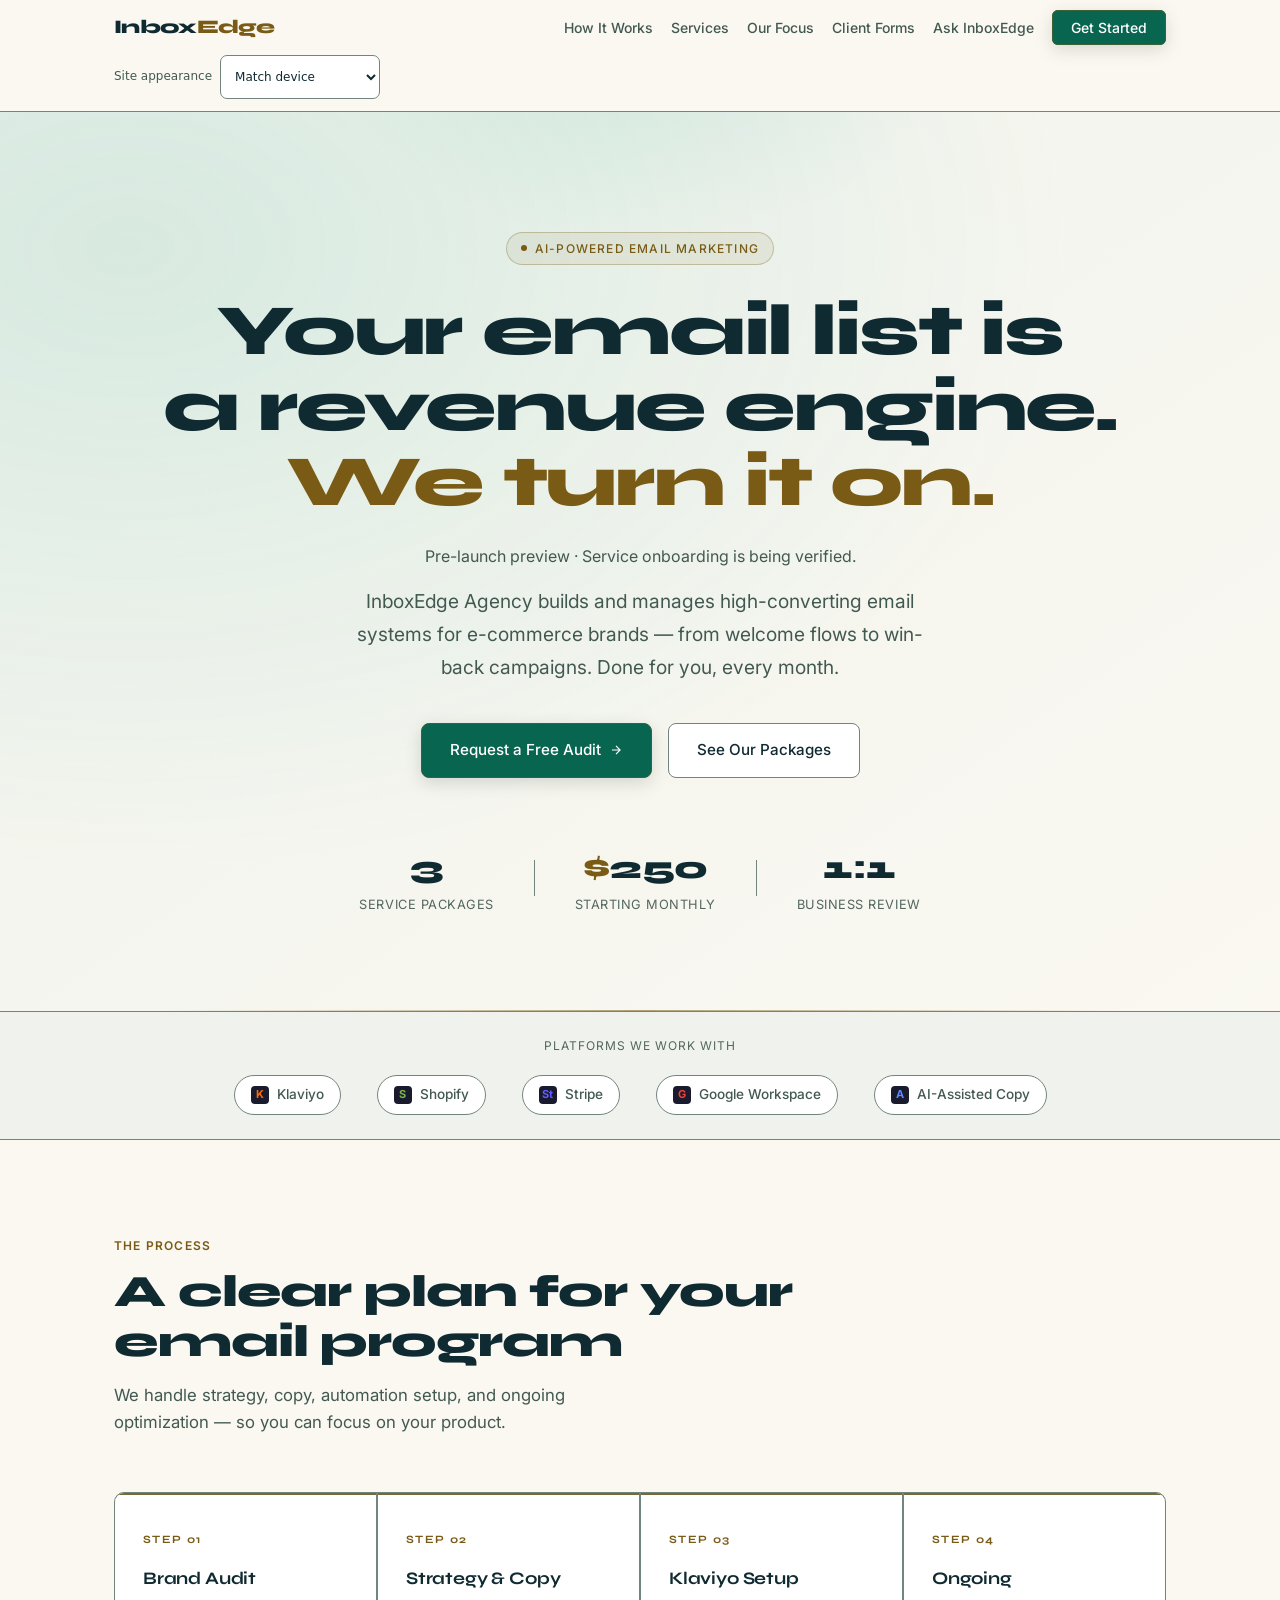
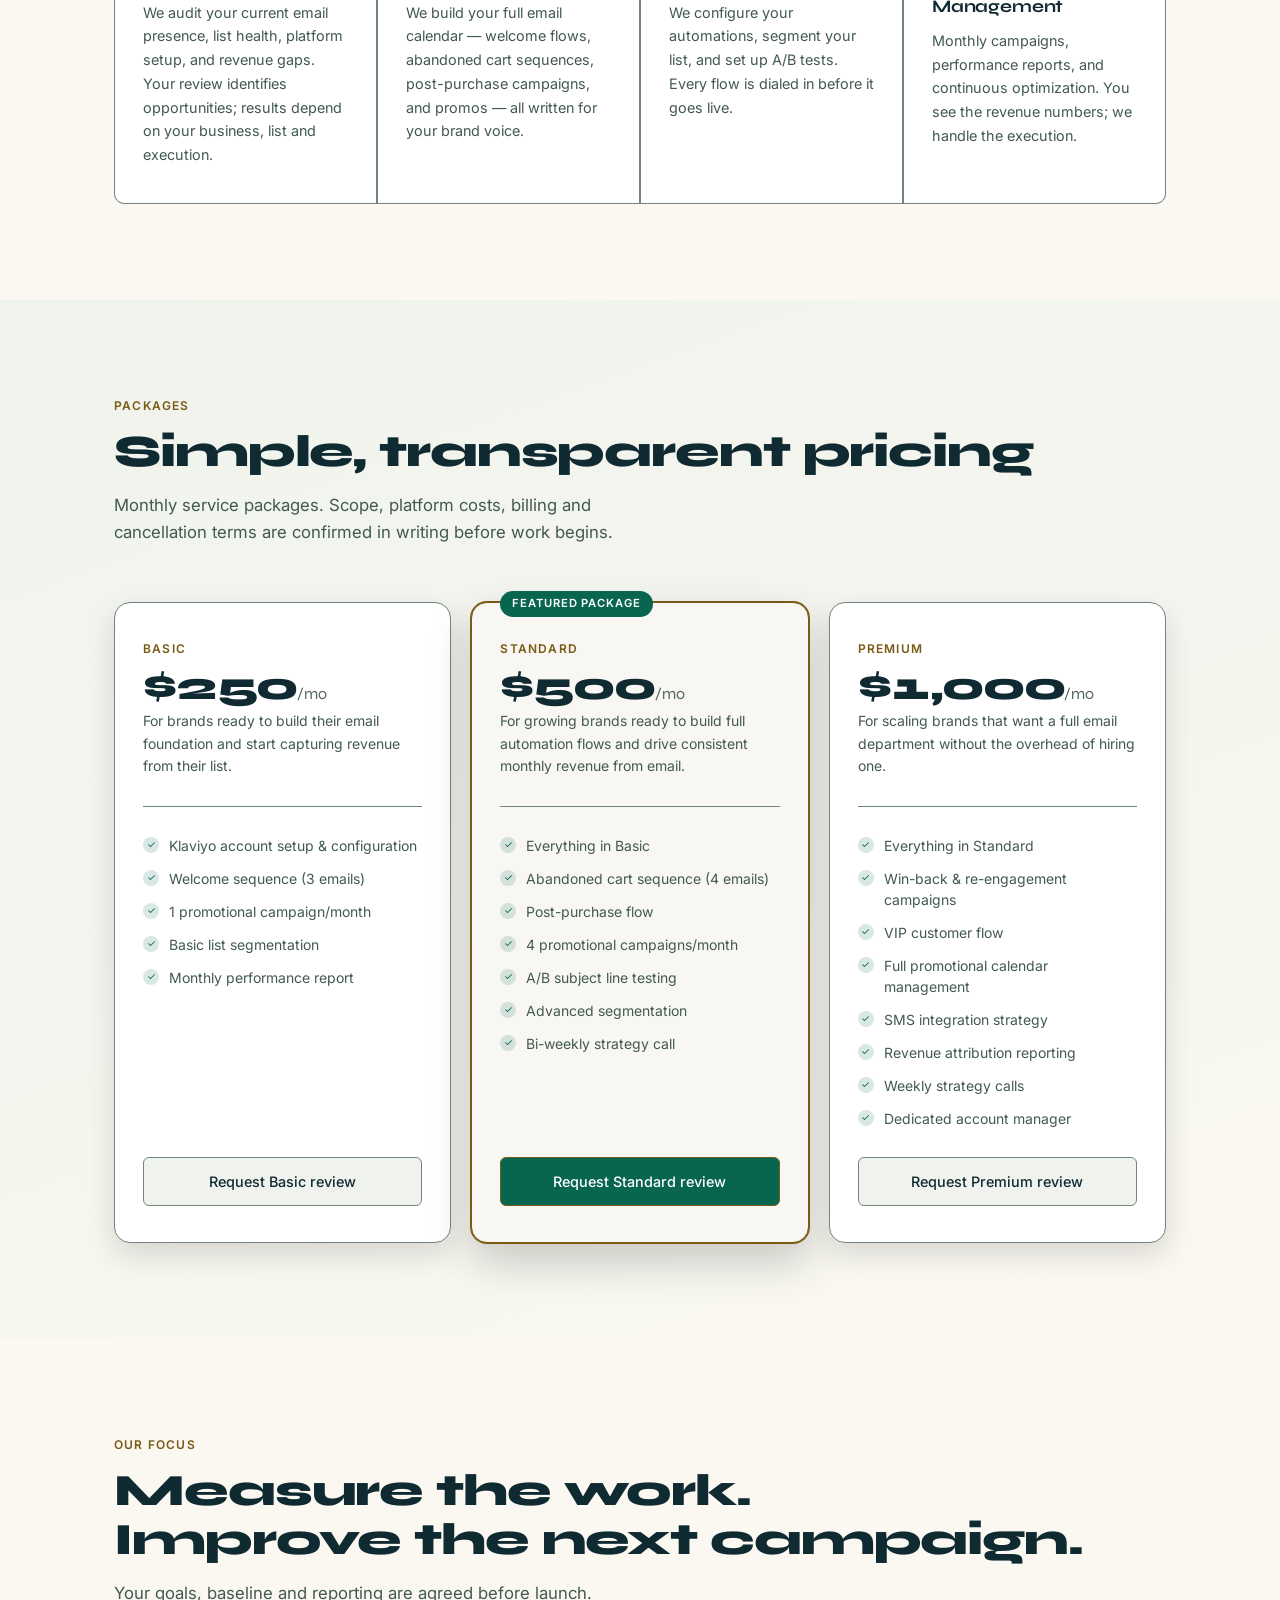
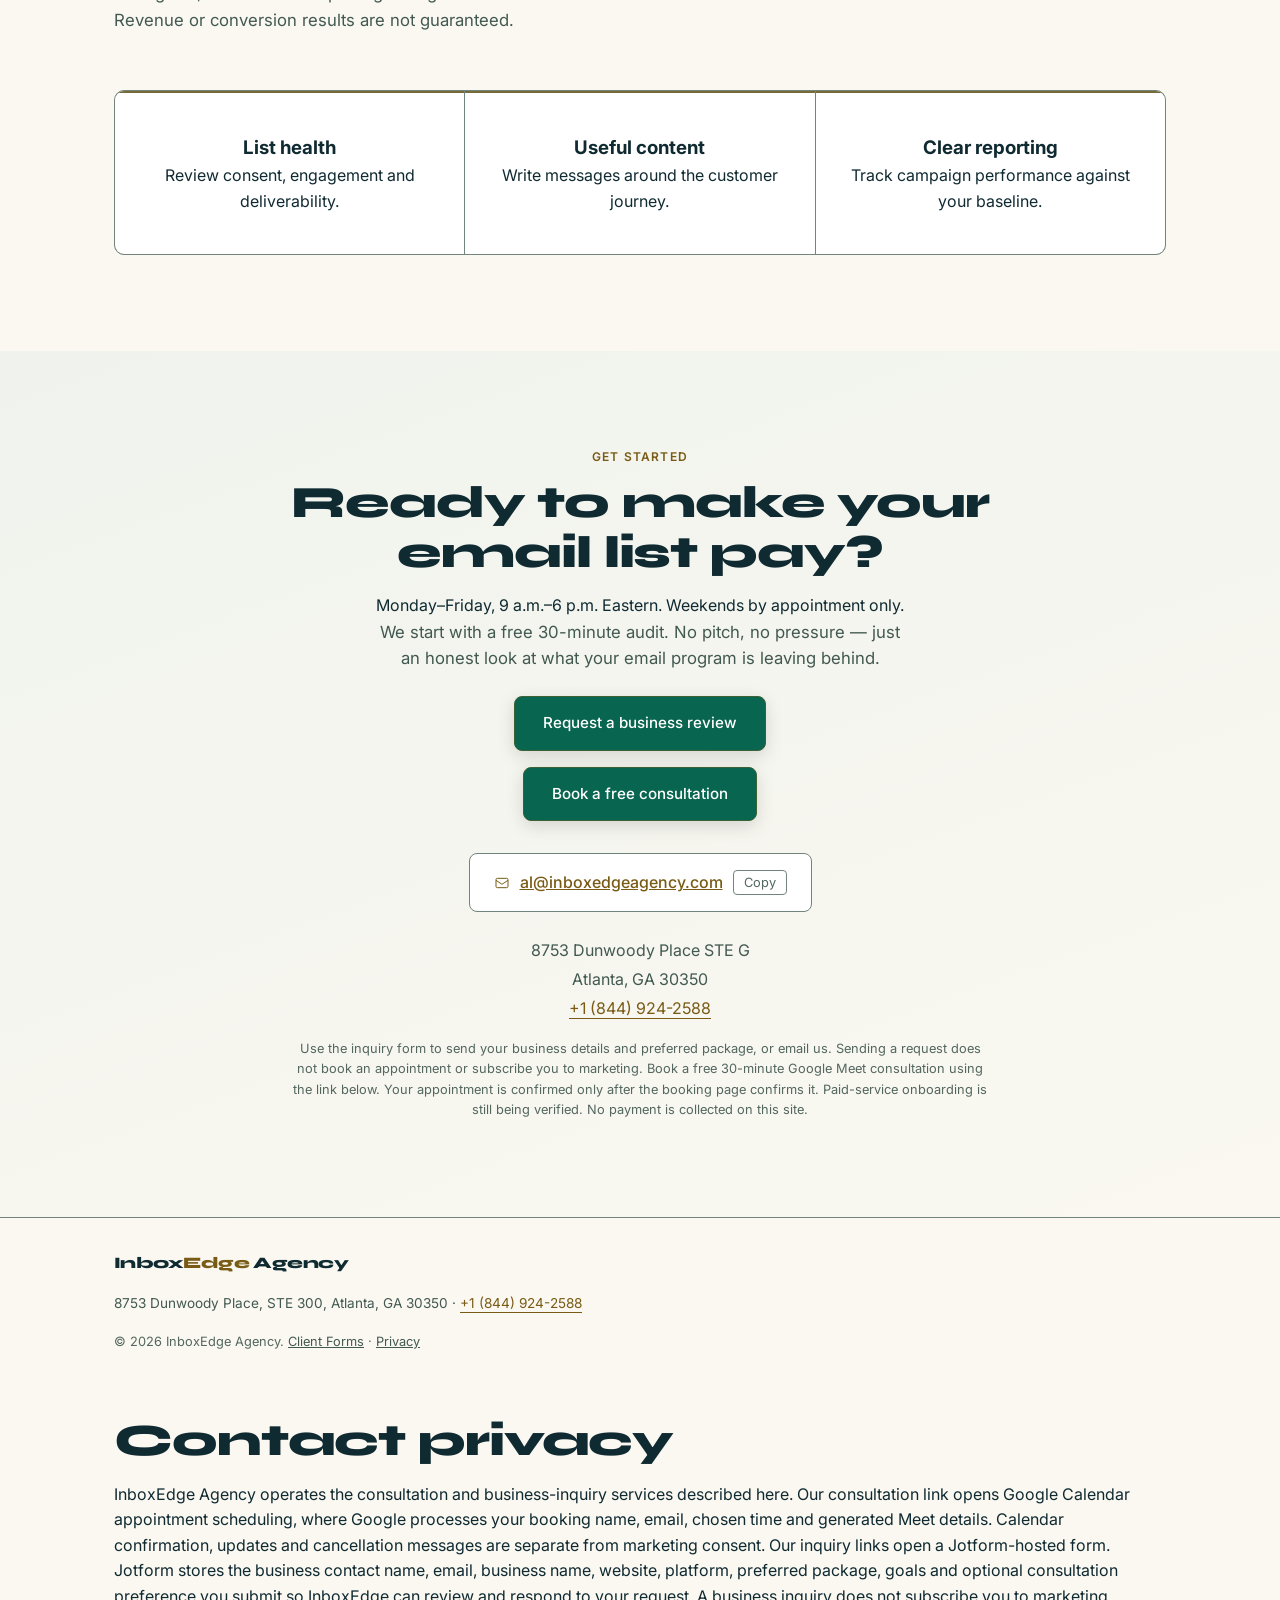
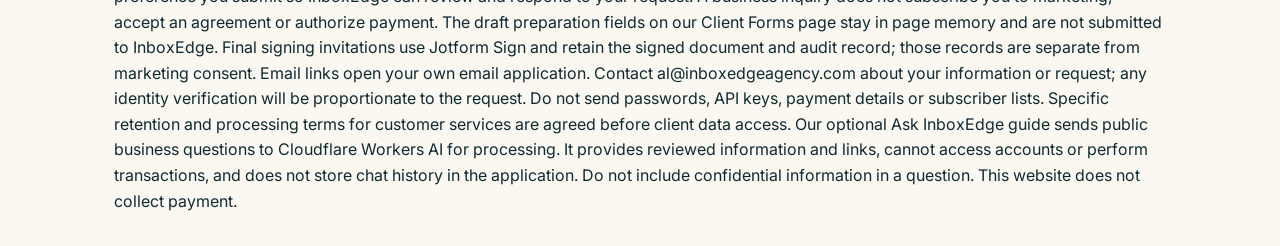
<file: index.html>
<!doctype html><html lang="en"><head><meta charset=utf8><meta name=viewport content="width=device-width,initial-scale=1,viewport-fit=cover">
<title>InboxEdge Agency | Email Marketing for E-commerce</title><meta name="description" content="Email strategy, copy and automation setup for e-commerce brands. Explore InboxEdge Agency packages and request a business review."><meta name="referrer" content="strict-origin-when-cross-origin">
<link rel="stylesheet" href="https://fonts.googleapis.com/css2?family=Syne:wght@400;600;700;800&family=Inter:wght@300;400;500&display=swap">

<style>
:root {
  --bg:       #071726;
  --bg-2:     #0b2132;
  --bg-card:  #102c3c;
  --border:   #3a5966;
  --fg:       #f5f3eb;
  --fg-2:     #bdcdd0;
  --fg-3:     #b0c3c7;
  --accent:   #edc879;
  --accent-2: #ffe3a5;
  --button:   #08654f;
  --button-hover: #07513f;
  --glow:     rgba(26,164,129,0.19);
  --good:     #78e2b7;
  --radius:   10px;
  color-scheme: dark;
}
@media (prefers-color-scheme: light) {
  :root:not([data-theme="dark"]) {
    --bg:#faf8f1;--bg-2:#f0f3ed;--bg-card:#ffffff;--border:#72857c;--fg:#102a32;--fg-2:#425951;--fg-3:#53675f;--accent:#795b15;--accent-2:#62490f;--glow:rgba(26,164,129,0.12);color-scheme:light;
  }
}
:root[data-theme="light"] {
  --bg:#faf8f1;--bg-2:#f0f3ed;--bg-card:#ffffff;--border:#72857c;--fg:#102a32;--fg-2:#425951;--fg-3:#53675f;--accent:#795b15;--accent-2:#62490f;--glow:rgba(26,164,129,0.12);color-scheme:light;
}
*,*::before,*::after{box-sizing:border-box;margin:0;padding:0;}
html,body{height:100%;}
body{background:var(--bg);color:var(--fg);font-family:'Inter',system-ui,sans-serif;font-size:16px;line-height:1.6;-webkit-font-smoothing:antialiased;}
img{max-width:100%;display:block;}
.wrap{max-width:1100px;margin:0 auto;padding-left:max(24px,env(safe-area-inset-left,0px));padding-right:max(24px,env(safe-area-inset-right,0px));}
section{padding-block:96px;}
nav{position:sticky;top:env(safe-area-inset-top,0px);z-index:50;background:color-mix(in srgb,var(--bg) 85%,transparent);backdrop-filter:blur(12px);border-bottom:1px solid var(--border);}
body::before{content:"";position:fixed;inset:0 0 auto;height:env(safe-area-inset-top,0px);z-index:51;background:var(--bg);}
.nav-inner{display:flex;align-items:center;justify-content:space-between;height:64px;padding-left:max(24px,env(safe-area-inset-left,0px));padding-right:max(24px,env(safe-area-inset-right,0px));max-width:1100px;margin:0 auto;}
.logo{font-family:'Syne',sans-serif;font-weight:800;font-size:1.2rem;letter-spacing:-0.02em;color:var(--fg);text-decoration:none;}
.logo span{color:var(--accent);}
.nav-links{display:flex;align-items:center;gap:32px;list-style:none;}
.nav-links a{font-size:0.875rem;font-weight:500;color:var(--fg-2);text-decoration:none;transition:color 0.2s;}
.nav-links a:hover{color:var(--fg);}
.nav-cta{background:var(--accent);color:#fff!important;padding:8px 18px;border-radius:6px;font-weight:500!important;transition:background 0.2s!important;}
.nav-cta:hover{background:var(--accent-2)!important;color:#fff!important;}
.hero{padding-block:120px 96px;text-align:center;position:relative;overflow:hidden;}
.hero::before{content:"";position:absolute;top:-40%;left:50%;transform:translateX(-50%);width:700px;height:500px;background:radial-gradient(ellipse at center,var(--glow) 0%,transparent 70%);pointer-events:none;}
.eyebrow{display:inline-flex;align-items:center;gap:8px;font-size:0.75rem;font-weight:500;letter-spacing:0.1em;text-transform:uppercase;color:var(--accent);border:1px solid color-mix(in srgb,var(--accent) 30%,transparent);background:color-mix(in srgb,var(--accent) 8%,transparent);padding:6px 14px;border-radius:100px;margin-bottom:28px;}
.eyebrow-dot{width:6px;height:6px;background:var(--accent);border-radius:50%;animation:pulse 2s ease-in-out infinite;}
@keyframes pulse{0%,100%{opacity:1;}50%{opacity:0.3;}}
h1{font-family:'Syne',sans-serif;font-size:clamp(2.6rem,6vw,4.5rem);font-weight:800;line-height:1.05;letter-spacing:-0.03em;text-wrap:balance;margin-bottom:24px;color:var(--fg);}
h1 em{font-style:normal;color:var(--accent);}
.hero-sub{font-size:clamp(1rem,2vw,1.2rem);color:var(--fg-2);max-width:580px;margin:0 auto 40px;font-weight:300;line-height:1.7;}
.hero-actions{display:flex;align-items:center;justify-content:center;gap:16px;flex-wrap:wrap;}
.btn-primary{display:inline-flex;align-items:center;gap:8px;background:var(--accent);color:#fff;font-family:'Inter',sans-serif;font-weight:500;font-size:0.95rem;padding:14px 28px;border-radius:8px;text-decoration:none;transition:background 0.2s,transform 0.15s;}
.btn-primary:hover{background:var(--accent-2);transform:translateY(-1px);}
.btn-secondary{display:inline-flex;align-items:center;gap:8px;background:transparent;color:var(--fg-2);font-family:'Inter',sans-serif;font-weight:500;font-size:0.95rem;padding:14px 28px;border-radius:8px;border:1px solid var(--border);text-decoration:none;transition:border-color 0.2s,color 0.2s;}
.btn-secondary:hover{border-color:var(--fg-3);color:var(--fg);}
.hero-stat-row{display:flex;align-items:center;justify-content:center;gap:40px;margin-top:64px;flex-wrap:wrap;}
.hero-stat{text-align:center;}
.hero-stat-num{font-family:'Syne',sans-serif;font-size:2rem;font-weight:800;color:var(--fg);letter-spacing:-0.03em;font-variant-numeric:tabular-nums;}
.hero-stat-num span{color:var(--accent);}
.hero-stat-label{font-size:0.8rem;color:var(--fg-3);letter-spacing:0.04em;text-transform:uppercase;margin-top:2px;}
.stat-divider{width:1px;height:36px;background:var(--border);}
.proof-band{border-top:1px solid var(--border);border-bottom:1px solid var(--border);background:var(--bg-2);padding-block:24px;overflow:hidden;}
.proof-label{text-align:center;font-size:0.75rem;color:var(--fg-3);letter-spacing:0.08em;text-transform:uppercase;margin-bottom:20px;}
.platform-row{display:flex;align-items:center;justify-content:center;gap:36px;flex-wrap:wrap;}
.platform-pill{display:flex;align-items:center;gap:8px;font-size:0.85rem;font-weight:500;color:var(--fg-2);padding:8px 16px;border:1px solid var(--border);border-radius:6px;background:var(--bg-card);}
.platform-icon{width:18px;height:18px;border-radius:4px;display:flex;align-items:center;justify-content:center;font-size:11px;font-weight:700;}
.section-label{font-size:0.75rem;font-weight:600;letter-spacing:0.1em;text-transform:uppercase;color:var(--accent);margin-bottom:12px;}
h2{font-family:'Syne',sans-serif;font-size:clamp(1.8rem,4vw,2.8rem);font-weight:800;letter-spacing:-0.025em;line-height:1.1;text-wrap:balance;color:var(--fg);margin-bottom:16px;}
.section-sub{font-size:1.05rem;color:var(--fg-2);max-width:520px;margin-bottom:56px;font-weight:300;}
.steps{display:grid;grid-template-columns:repeat(auto-fit,minmax(240px,1fr));gap:2px;border:1px solid var(--border);border-radius:var(--radius);overflow:hidden;background:var(--border);}
.step{background:var(--bg-card);padding:36px 28px;position:relative;}
.step-num{font-family:'Syne',sans-serif;font-size:0.7rem;font-weight:700;letter-spacing:0.12em;color:var(--accent);text-transform:uppercase;margin-bottom:16px;}
.step h3{font-family:'Syne',sans-serif;font-size:1.1rem;font-weight:700;letter-spacing:-0.01em;margin-bottom:8px;color:var(--fg);}
.step p{font-size:0.9rem;color:var(--fg-2);line-height:1.65;}
.services-section{background:var(--bg-2);}
.packages{display:grid;grid-template-columns:repeat(auto-fit,minmax(280px,1fr));gap:20px;}
.package{background:var(--bg-card);border:1px solid var(--border);border-radius:var(--radius);padding:36px 28px;display:flex;flex-direction:column;transition:border-color 0.2s;position:relative;}
.package:hover{border-color:var(--accent);}
.package.featured{border-color:var(--accent);background:color-mix(in srgb,var(--accent) 5%,var(--bg-card));}
.package-badge{position:absolute;top:-12px;left:28px;background:var(--accent);color:#fff;font-size:0.7rem;font-weight:600;letter-spacing:0.08em;text-transform:uppercase;padding:4px 12px;border-radius:100px;}
.package-tier{font-size:0.75rem;font-weight:600;letter-spacing:0.1em;text-transform:uppercase;color:var(--fg-3);margin-bottom:8px;}
.package-price{font-family:'Syne',sans-serif;font-size:2.5rem;font-weight:800;letter-spacing:-0.03em;color:var(--fg);line-height:1;margin-bottom:4px;font-variant-numeric:tabular-nums;}
.package-price span{font-size:1rem;font-weight:400;color:var(--fg-3);letter-spacing:0;}
.package-desc{font-size:0.875rem;color:var(--fg-2);margin-bottom:28px;padding-bottom:28px;border-bottom:1px solid var(--border);}
.package-features{list-style:none;display:flex;flex-direction:column;gap:12px;flex:1;margin-bottom:28px;}
.package-features li{display:flex;align-items:flex-start;gap:10px;font-size:0.875rem;color:var(--fg-2);line-height:1.5;}
.check-icon{width:16px;height:16px;border-radius:50%;background:color-mix(in srgb,var(--good) 15%,transparent);color:var(--good);display:flex;align-items:center;justify-content:center;font-size:10px;flex-shrink:0;margin-top:2px;}
.pkg-btn{display:block;text-align:center;padding:12px;border-radius:6px;font-weight:500;font-size:0.9rem;text-decoration:none;transition:background 0.2s,color 0.2s;border:1px solid var(--border);color:var(--fg-2);}
.pkg-btn:hover{border-color:var(--accent);color:var(--accent);}
.package.featured .pkg-btn{background:var(--accent);border-color:var(--accent);color:#fff;}
.package.featured .pkg-btn:hover{background:var(--accent-2);}
.results-grid{display:grid;grid-template-columns:repeat(auto-fit,minmax(200px,1fr));gap:1px;border:1px solid var(--border);border-radius:var(--radius);overflow:hidden;background:var(--border);}
.result-card{background:var(--bg-card);padding:40px 28px;text-align:center;}
.result-num{font-family:'Syne',sans-serif;font-size:2.6rem;font-weight:800;letter-spacing:-0.04em;color:var(--accent);line-height:1;margin-bottom:8px;font-variant-numeric:tabular-nums;}
.result-label{font-size:0.875rem;color:var(--fg-2);line-height:1.5;}
.contact-section{background:var(--bg-2);}
.contact-box{max-width:640px;margin:0 auto;text-align:center;}
.contact-email{display:inline-flex;align-items:center;gap:10px;margin-top:32px;padding:16px 24px;border:1px solid var(--border);border-radius:8px;background:var(--bg-card);font-size:1rem;font-weight:500;color:var(--fg);position:relative;}
.email-address{font-family:'Inter',monospace;color:var(--accent);user-select:all;}
.copy-btn{cursor:pointer;background:none;border:none;color:var(--fg-3);font-size:0.8rem;padding:4px 10px;border-radius:4px;border:1px solid var(--border);font-family:'Inter',sans-serif;transition:color 0.2s,border-color 0.2s;}
.copy-btn:hover{color:var(--accent);border-color:var(--accent);}
footer{border-top:1px solid var(--border);padding-block:32px;}
.footer-inner{display:flex;align-items:center;justify-content:space-between;flex-wrap:wrap;gap:16px;padding-left:max(24px,env(safe-area-inset-left,0px));padding-right:max(24px,env(safe-area-inset-right,0px));max-width:1100px;margin:0 auto;}
.footer-logo{font-family:'Syne',sans-serif;font-weight:800;font-size:1rem;color:var(--fg);}
.footer-logo span{color:var(--accent);}
.footer-copy{font-size:0.8rem;color:var(--fg-3);}
@media(max-width:600px){section{padding-block:64px;}.hero{padding-block:72px 56px;}.hero-stat-row{gap:24px;}.stat-divider{display:none;}.nav-links{display:none;}}
a:focus-visible,button:focus-visible{outline:3px solid var(--accent);outline-offset:4px;} .skip-link{position:absolute;left:12px;top:-100px;z-index:100;background:var(--bg-card);padding:12px;color:var(--fg);} .skip-link:focus{top:12px;} @media(prefers-reduced-motion:reduce){*,*::before,*::after{animation:none!important;transition:none!important;scroll-behavior:auto!important;}} @media(max-width:600px){.nav-links{display:flex;gap:12px}.nav-links li:not(:last-child){display:none}.contact-email{max-width:100%;flex-wrap:wrap;justify-content:center}.email-address{overflow-wrap:anywhere}} </style><style>
/* Separate button backgrounds from accent text to preserve readable contrast. */
.nav-cta,.btn-primary,.package-badge,.package.featured .pkg-btn{background:var(--button);color:#fff;}
.nav-cta:hover,.btn-primary:hover,.package.featured .pkg-btn:hover{background:var(--button-hover)!important;}
.sr-only{position:absolute;width:1px;height:1px;padding:0;margin:-1px;overflow:hidden;clip-path:inset(50%);white-space:nowrap;border:0;}
section[id],main[id]{scroll-margin-top:100px;}
@media(max-width:600px){
  .nav-inner{height:auto;min-height:64px;flex-wrap:wrap;gap:12px;padding-block:12px;}
  .nav-links{display:flex;flex-wrap:wrap;gap:12px 18px;width:100%;}
  .nav-links li:not(:last-child){display:list-item;}
  .nav-links a{display:inline-block;padding-block:8px;}
  .packages,.steps,.results-grid{grid-template-columns:minmax(0,1fr);}
  .hero-actions>a{justify-content:center;max-width:100%;}
  section[id],main[id]{scroll-margin-top:160px;}
}

/* Navy, emerald and warm gold, with readable surfaces in both themes. */
.hero{background:radial-gradient(ellipse at 12% 20%,var(--glow),transparent 58%),linear-gradient(165deg,var(--bg-2),var(--bg));}
.hero .wrap{position:relative;z-index:1;}
.hero::after{content:"";position:absolute;bottom:0;left:12%;right:12%;height:1px;background:linear-gradient(90deg,transparent,var(--accent),transparent);opacity:.55;pointer-events:none;}
.hero-sub,.section-sub{font-weight:400;}
.logo,.footer-logo{letter-spacing:-.035em;}
.nav-cta,.btn-primary{box-shadow:0 5px 18px #0002;border:1px solid color-mix(in srgb,var(--accent) 45%,var(--button));}
.btn-secondary{color:var(--fg);background:var(--bg-card);}
.step,.result-card{border-top:2px solid color-mix(in srgb,var(--accent) 65%,var(--border));}
.package{box-shadow:0 12px 30px #0002;border-radius:16px;}
.package.featured{box-shadow:0 0 0 1px var(--accent),0 18px 44px #0003;}
.package-tier{color:var(--accent);}
.pkg-btn{background:var(--bg-2);color:var(--fg);border-color:var(--border);min-height:46px;}
.platform-pill{border-radius:100px;}
.contact-section{background:radial-gradient(ellipse at 50% 100%,var(--glow),transparent 70%),var(--bg-2);}
.contact-box{max-width:700px;}
.business-address{font-style:normal;color:var(--fg-2);margin-top:24px;line-height:1.8;}
.business-address a,.footer-contact a{color:var(--accent);text-underline-offset:4px;}
.footer-contact{width:100%;font-style:normal;font-size:.85rem;color:var(--fg-2);line-height:1.8;overflow-wrap:anywhere;}
@media(prefers-color-scheme:light){:root:not([data-theme="dark"]){--good:#08654f;}}
:root[data-theme="light"]{--good:#08654f;}
@media(max-width:600px){.hero-stat-row{gap:24px 20px;}.package{padding:32px 22px;}.btn-primary,.btn-secondary{min-height:48px;}.footer-inner{align-items:flex-start;}}
</style><link rel="stylesheet" href="/theme.css"><script src="/theme.js" defer></script></head><body><a class="skip-link" href="#main">Skip to content</a>


<nav aria-label="Main navigation">
  <div class="nav-inner">
    <a href="#" class="logo">Inbox<span>Edge</span></a>
    <ul class="nav-links">
      <li><a href="#how">How It Works</a></li>
      <li><a href="#services">Services</a></li>
      <li><a href="#results">Our Focus</a></li>
      <li><a href="/forms/">Client Forms</a></li>
      <li><a href="/assistant/">Ask InboxEdge</a></li>
      <li><a href="#contact" class="nav-cta">Get Started</a></li>
    </ul>
    <div class="theme-control" hidden><label for="site-view">Site appearance</label><select id="site-view" name="site-view"><option value="system">Match device</option><option value="navy">Navy &amp; Emerald</option><option value="maroon">Maroon &amp; Gold</option><option value="light">Warm Light</option></select></div>
  </div>
</nav>

<main id="main"><section class="hero">
  <div class="wrap">
    <div class="eyebrow"><span class="eyebrow-dot"></span>AI-Powered Email Marketing</div>
    <h1>Your email list is<br>a revenue engine.<br><em>We turn it on.</em></h1>
    <p style="color:var(--fg-2);margin-bottom:16px">Pre-launch preview · Service onboarding is being verified.</p><p class="hero-sub">InboxEdge Agency builds and manages high-converting email systems for e-commerce brands — from welcome flows to win-back campaigns. Done for you, every month.</p>
    <div class="hero-actions">
      <a href="https://www.jotform.com/262954506255058?package=Free%20business%20review%20or%20undecided" class="btn-primary">Request a Free Audit <svg aria-hidden="true" focusable="false" width="14" height="14" fill="none" stroke="currentColor" stroke-width="2" viewBox="0 0 24 24"><path d="M5 12h14M12 5l7 7-7 7"/></svg></a>
      <a href="#services" class="btn-secondary">See Our Packages</a>
    </div>
    <div class="hero-stat-row">
      <div class="hero-stat"><div class="hero-stat-num">3</div><div class="hero-stat-label">Service Packages</div></div>
      <div class="stat-divider"></div>
      <div class="hero-stat"><div class="hero-stat-num"><span>$</span>250</div><div class="hero-stat-label">Starting Monthly</div></div>
      <div class="stat-divider"></div>
      <div class="hero-stat"><div class="hero-stat-num">1:1</div><div class="hero-stat-label">Business Review</div></div>
    </div>
  </div>
</section>

<div class="proof-band">
  <div class="proof-label">Platforms we work with</div>
  <div class="platform-row">
    <div class="platform-pill"><div class="platform-icon" style="background:#1a1a2e;color:#fd6a02;">K</div>Klaviyo</div>
    <div class="platform-pill"><div class="platform-icon" style="background:#1a1a2e;color:#7ab648;">S</div>Shopify</div>
    <div class="platform-pill"><div class="platform-icon" style="background:#1a1a2e;color:#635bff;">St</div>Stripe</div>
    <div class="platform-pill"><div class="platform-icon" style="background:#1a1a2e;color:#ea4335;">G</div>Google Workspace</div>
    <div class="platform-pill"><div class="platform-icon" style="background:#1a1a2e;color:#5b8cff;">A</div>AI-Assisted Copy</div>
  </div>
</div>

<section id="how">
  <div class="wrap">
    <div class="section-label">The Process</div>
    <h2>A clear plan for your<br>email program</h2>
    <p class="section-sub">We handle strategy, copy, automation setup, and ongoing optimization — so you can focus on your product.</p>
    <div class="steps">
      <div class="step"><div class="step-num">Step 01</div><h3>Brand Audit</h3><p>We audit your current email presence, list health, platform setup, and revenue gaps. Your review identifies opportunities; results depend on your business, list and execution.</p></div>
      <div class="step"><div class="step-num">Step 02</div><h3>Strategy & Copy</h3><p>We build your full email calendar — welcome flows, abandoned cart sequences, post-purchase campaigns, and promos — all written for your brand voice.</p></div>
      <div class="step"><div class="step-num">Step 03</div><h3>Klaviyo Setup</h3><p>We configure your automations, segment your list, and set up A/B tests. Every flow is dialed in before it goes live.</p></div>
      <div class="step"><div class="step-num">Step 04</div><h3>Ongoing Management</h3><p>Monthly campaigns, performance reports, and continuous optimization. You see the revenue numbers; we handle the execution.</p></div>
    </div>
  </div>
</section>

<section id="services" class="services-section">
  <div class="wrap">
    <div class="section-label">Packages</div>
    <h2>Simple, transparent pricing</h2>
    <p class="section-sub">Monthly service packages. Scope, platform costs, billing and cancellation terms are confirmed in writing before work begins.</p>
    <div class="packages">
      <div class="package">
        <div class="package-tier">Basic</div>
        <div class="package-price">$250<span>/mo</span></div>
        <p class="package-desc">For brands ready to build their email foundation and start capturing revenue from their list.</p>
        <ul class="package-features">
          <li><span class="check-icon">✓</span>Klaviyo account setup & configuration</li>
          <li><span class="check-icon">✓</span>Welcome sequence (3 emails)</li>
          <li><span class="check-icon">✓</span>1 promotional campaign/month</li>
          <li><span class="check-icon">✓</span>Basic list segmentation</li>
          <li><span class="check-icon">✓</span>Monthly performance report</li>
        </ul>
        <a href="https://www.jotform.com/262954506255058?package=Basic%20%E2%80%94%20%24250%2Fmonth" class="pkg-btn">Request Basic review</a>
      </div>
      <div class="package featured">
        <div class="package-badge">Featured package</div>
        <div class="package-tier">Standard</div>
        <div class="package-price">$500<span>/mo</span></div>
        <p class="package-desc">For growing brands ready to build full automation flows and drive consistent monthly revenue from email.</p>
        <ul class="package-features">
          <li><span class="check-icon">✓</span>Everything in Basic</li>
          <li><span class="check-icon">✓</span>Abandoned cart sequence (4 emails)</li>
          <li><span class="check-icon">✓</span>Post-purchase flow</li>
          <li><span class="check-icon">✓</span>4 promotional campaigns/month</li>
          <li><span class="check-icon">✓</span>A/B subject line testing</li>
          <li><span class="check-icon">✓</span>Advanced segmentation</li>
          <li><span class="check-icon">✓</span>Bi-weekly strategy call</li>
        </ul>
        <a href="https://www.jotform.com/262954506255058?package=Standard%20%E2%80%94%20%24500%2Fmonth" class="pkg-btn">Request Standard review</a>
      </div>
      <div class="package">
        <div class="package-tier">Premium</div>
        <div class="package-price">$1,000<span>/mo</span></div>
        <p class="package-desc">For scaling brands that want a full email department without the overhead of hiring one.</p>
        <ul class="package-features">
          <li><span class="check-icon">✓</span>Everything in Standard</li>
          <li><span class="check-icon">✓</span>Win-back & re-engagement campaigns</li>
          <li><span class="check-icon">✓</span>VIP customer flow</li>
          <li><span class="check-icon">✓</span>Full promotional calendar management</li>
          <li><span class="check-icon">✓</span>SMS integration strategy</li>
          <li><span class="check-icon">✓</span>Revenue attribution reporting</li>
          <li><span class="check-icon">✓</span>Weekly strategy calls</li>
          <li><span class="check-icon">✓</span>Dedicated account manager</li>
        </ul>
        <a href="https://www.jotform.com/262954506255058?package=Premium%20%E2%80%94%20%241%2C000%2Fmonth" class="pkg-btn">Request Premium review</a>
      </div>
    </div>
  </div>
</section>

<section id="results"><div class="wrap"><div class="section-label">Our Focus</div><h2>Measure the work.<br>Improve the next campaign.</h2><p class="section-sub">Your goals, baseline and reporting are agreed before launch. Revenue or conversion results are not guaranteed.</p><div class="results-grid"><div class="result-card"><h3>List health</h3><p>Review consent, engagement and deliverability.</p></div><div class="result-card"><h3>Useful content</h3><p>Write messages around the customer journey.</p></div><div class="result-card"><h3>Clear reporting</h3><p>Track campaign performance against your baseline.</p></div></div></div></section><section id="contact" class="contact-section">
  <div class="wrap">
    <div class="contact-box">
      <div class="section-label">Get Started</div>
      <h2>Ready to make your<br>email list pay?</h2>
      <p>Monday–Friday, 9 a.m.–6 p.m. Eastern. Weekends by appointment only.</p>
      <p class="section-sub" style="margin:0 auto 8px;">We start with a free 30-minute audit. No pitch, no pressure — just an honest look at what your email program is leaving behind.</p>
      <p style="margin-top:24px"><a class="btn-primary" href="https://www.jotform.com/262954506255058?package=Free%20business%20review%20or%20undecided">Request a business review</a></p><p style="margin-top:16px"><a class="btn-primary" href="https://calendar.google.com/calendar/u/0/appointments/schedules/AcZssZ36XgbTOIiL19F4vxOlDXK5-YOFHp4iMMaWG3KBht_XL6MU38wI_tvIcX-62Ot0tDEwUt_tSgOf?gv=true">Book a free consultation</a></p><div class="contact-email">
        <svg aria-hidden="true" focusable="false" width="16" height="16" fill="none" stroke="currentColor" stroke-width="1.5" viewBox="0 0 24 24" style="color:var(--accent)"><path d="M3 8l7.89 5.26a2 2 0 002.22 0L21 8M5 19h14a2 2 0 002-2V7a2 2 0 00-2-2H5a2 2 0 00-2 2v10a2 2 0 002 2z"/></svg>
        <a class="email-address" href="mailto:al@inboxedgeagency.com?subject=InboxEdge%20business%20audit">al@inboxedgeagency.com</a>
        <button class="copy-btn" id="copyBtn" type="button" aria-label="Copy business email address">Copy</button>
      </div>
      <address class="business-address">8753 Dunwoody Place STE G<br>Atlanta, GA 30350<br><a href="tel:+18449242588">+1 (844) 924-2588</a></address>
      <p style="margin-top:16px;font-size:0.8rem;color:var(--fg-3);">Use the inquiry form to send your business details and preferred package, or email us. Sending a request does not book an appointment or subscribe you to marketing. Book a free 30-minute Google Meet consultation using the link below. Your appointment is confirmed only after the booking page confirms it. Paid-service onboarding is still being verified. No payment is collected on this site.</p>
    </div>
  </div>
</section>

<p id="copyStatus" class="sr-only" role="status" aria-live="polite"></p></main><footer>
  <div class="footer-inner">
    <div class="footer-logo">Inbox<span>Edge</span> Agency</div>
    <address class="footer-contact">8753 Dunwoody Place, STE 300, Atlanta, GA 30350 · <a href="tel:+18449242588">+1 (844) 924-2588</a></address>
    <div class="footer-copy">© 2026 InboxEdge Agency. <a href="/forms/" style="color:var(--fg-2)">Client Forms</a> · <a href="#privacy" style="color:var(--fg-2)">Privacy</a></div>
  </div>
</footer>

<section id="privacy" class="wrap" style="padding-block:32px"><h2>Contact privacy</h2><p>InboxEdge Agency operates the consultation and business-inquiry services described here. Our consultation link opens Google Calendar appointment scheduling, where Google processes your booking name, email, chosen time and generated Meet details. Calendar confirmation, updates and cancellation messages are separate from marketing consent. Our inquiry links open a Jotform-hosted form. Jotform stores the business contact name, email, business name, website, platform, preferred package, goals and optional consultation preference you submit so InboxEdge can review and respond to your request. A business inquiry does not subscribe you to marketing, accept an agreement or authorize payment. The draft preparation fields on our Client Forms page stay in page memory and are not submitted to InboxEdge. Final signing invitations use Jotform Sign and retain the signed document and audit record; those records are separate from marketing consent. Email links open your own email application. Contact al@inboxedgeagency.com about your information or request; any identity verification will be proportionate to the request. Do not send passwords, API keys, payment details or subscriber lists. Specific retention and processing terms for customer services are agreed before client data access. Our optional Ask InboxEdge guide sends public business questions to Cloudflare Workers AI for processing. It provides reviewed information and links, cannot access accounts or perform transactions, and does not store chat history in the application. Do not include confidential information in a question. This website does not collect payment.</p></section><script>
document.getElementById('copyBtn').addEventListener('click',function(){
  const status=document.getElementById('copyStatus');
  const fallback=()=>{status.textContent='Copy unavailable. Select the business email address or use its email link.';};
  if(!navigator.clipboard||!navigator.clipboard.writeText){fallback();return;}
  navigator.clipboard.writeText('al@inboxedgeagency.com').then(()=>{
    status.textContent='Business email address copied.';
    this.textContent='Copied!';this.style.color='var(--good)';this.style.borderColor='var(--good)';
    setTimeout(()=>{this.textContent='Copy';this.style.color='';this.style.borderColor='';},2000);
  }).catch(fallback);
});
</script>
</body></html>
</file>
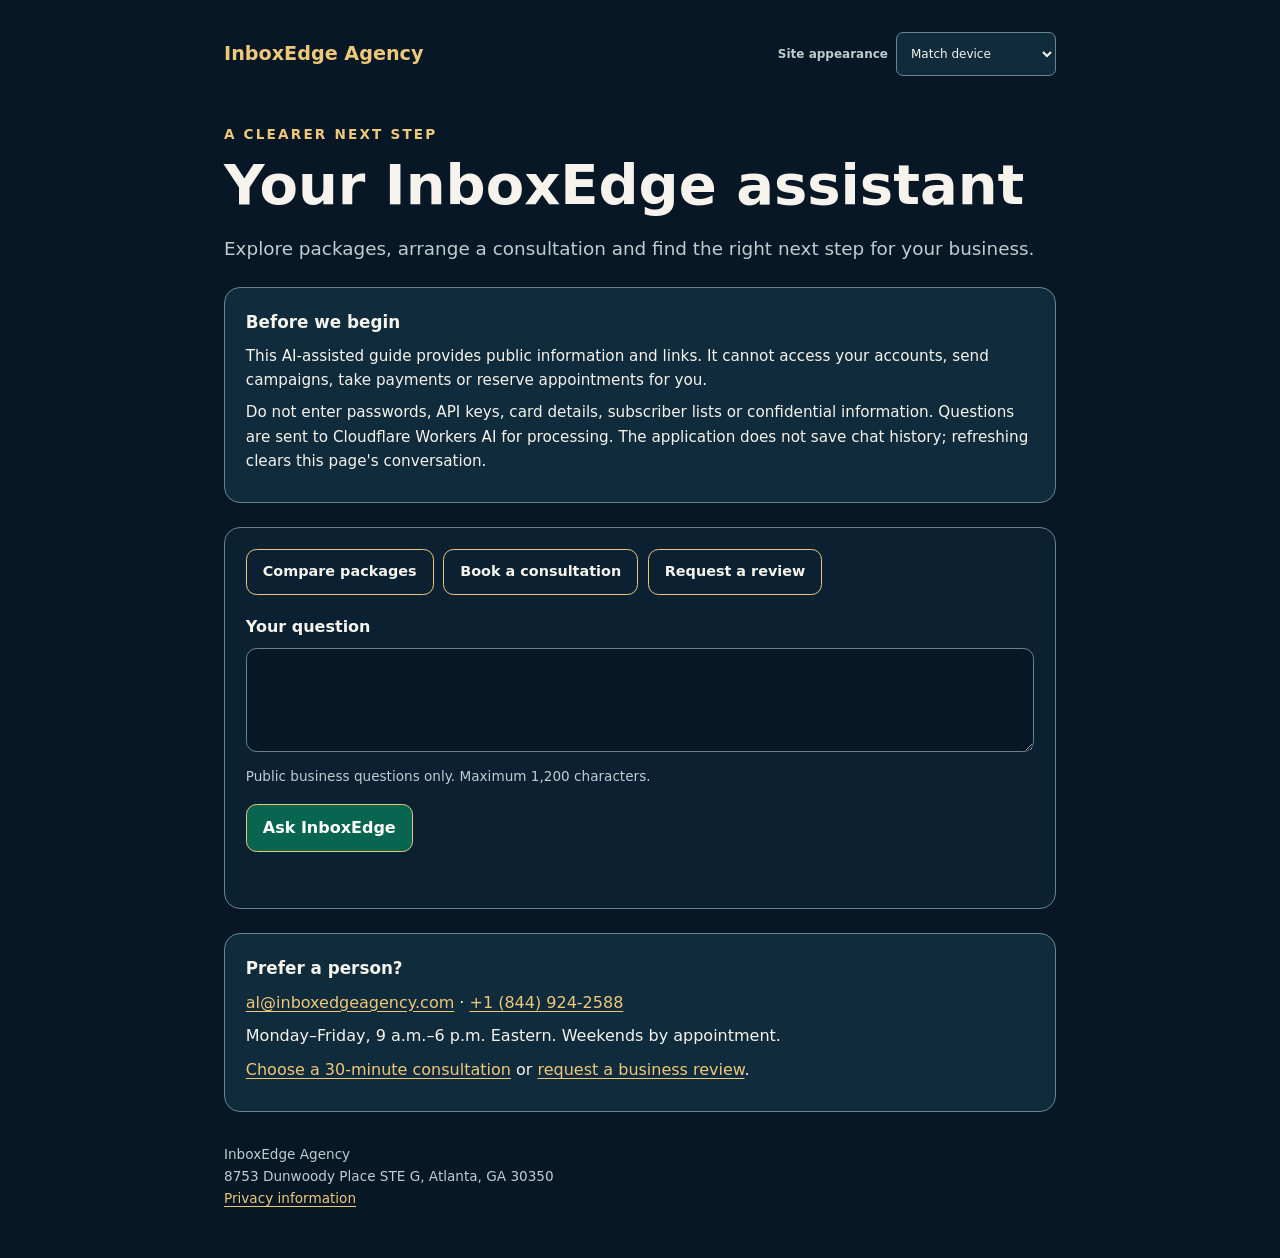
<file: assistant/index.html>
<!doctype html>
<html lang="en">
<head>
  <meta charset="utf-8">
  <meta name="viewport" content="width=device-width, initial-scale=1">
  <meta name="description" content="Ask InboxEdge about packages, consultations and getting started.">
  <meta http-equiv="Content-Security-Policy" content="default-src 'self'; script-src 'self'; style-src 'self'; connect-src 'self' https://inboxedge-agent.alwilson-abc.workers.dev; img-src 'self'; object-src 'none'; base-uri 'self'; form-action 'none'">
  <title>InboxEdge | Business assistant</title>
  <link rel="stylesheet" href="assistant.css">
  <link rel="stylesheet" href="/theme.css">
  <script src="/theme.js" defer></script>
  <script type="module" src="assistant.mjs"></script>
</head>
<body>
  <a class="skip" href="#question">Skip to your question</a>
  <main>
    <header class="assistant-header"><a class="brand" href="/">InboxEdge Agency</a><div class="theme-control" hidden><label for="site-view">Site appearance</label><select id="site-view" name="site-view"><option value="system">Match device</option><option value="navy">Navy &amp; Emerald</option><option value="maroon">Maroon &amp; Gold</option><option value="light">Warm Light</option></select></div></header>
    <p class="eyebrow">A clearer next step</p>
    <h1>Your InboxEdge assistant</h1>
    <p class="lead">Explore packages, arrange a consultation and find the right next step for your business.</p>
    <section class="notice" aria-labelledby="scope-heading">
      <h2 id="scope-heading">Before we begin</h2>
      <p>This AI-assisted guide provides public information and links. It cannot access your accounts, send campaigns, take payments or reserve appointments for you.</p>
      <p>Do not enter passwords, API keys, card details, subscriber lists or confidential information. Questions are sent to Cloudflare Workers AI for processing. The application does not save chat history; refreshing clears this page's conversation.</p>
    </section>
    <section class="panel" aria-label="Ask the assistant">
      <div class="examples" aria-label="Suggested questions">
        <button type="button" data-question="What do your packages cost?">Compare packages</button>
        <button type="button" data-question="How do I book a consultation?">Book a consultation</button>
        <button type="button" data-question="How do I request a business review?">Request a review</button>
      </div>
      <div id="conversation" role="log" aria-live="polite" aria-relevant="additions" aria-label="Conversation"></div>
      <form id="assistant-form">
        <label for="question">Your question</label>
        <textarea id="question" name="question" rows="3" maxlength="1200" required aria-describedby="question-help"></textarea>
        <p id="question-help">Public business questions only. Maximum 1,200 characters.</p>
        <button id="send" type="submit">Ask InboxEdge</button>
        <p id="status" role="status" aria-live="polite"></p>
      </form>
    </section>
    <section class="human" aria-labelledby="human-heading">
      <h2 id="human-heading">Prefer a person?</h2>
      <p><a href="mailto:al@inboxedgeagency.com">al@inboxedgeagency.com</a> · <a href="tel:+18449242588">+1 (844) 924-2588</a></p>
      <p>Monday–Friday, 9 a.m.–6 p.m. Eastern. Weekends by appointment.</p>
      <p><a href="https://calendar.google.com/calendar/u/0/appointments/schedules/AcZssZ36XgbTOIiL19F4vxOlDXK5-YOFHp4iMMaWG3KBht_XL6MU38wI_tvIcX-62Ot0tDEwUt_tSgOf?gv=true">Choose a 30-minute consultation</a> or <a href="https://www.jotform.com/262954506255058">request a business review</a>.</p>
    </section>
    <footer>InboxEdge Agency<br>8753 Dunwoody Place STE G, Atlanta, GA 30350<br><a href="/#privacy">Privacy information</a></footer>
  </main>
</body>
</html>
</file>
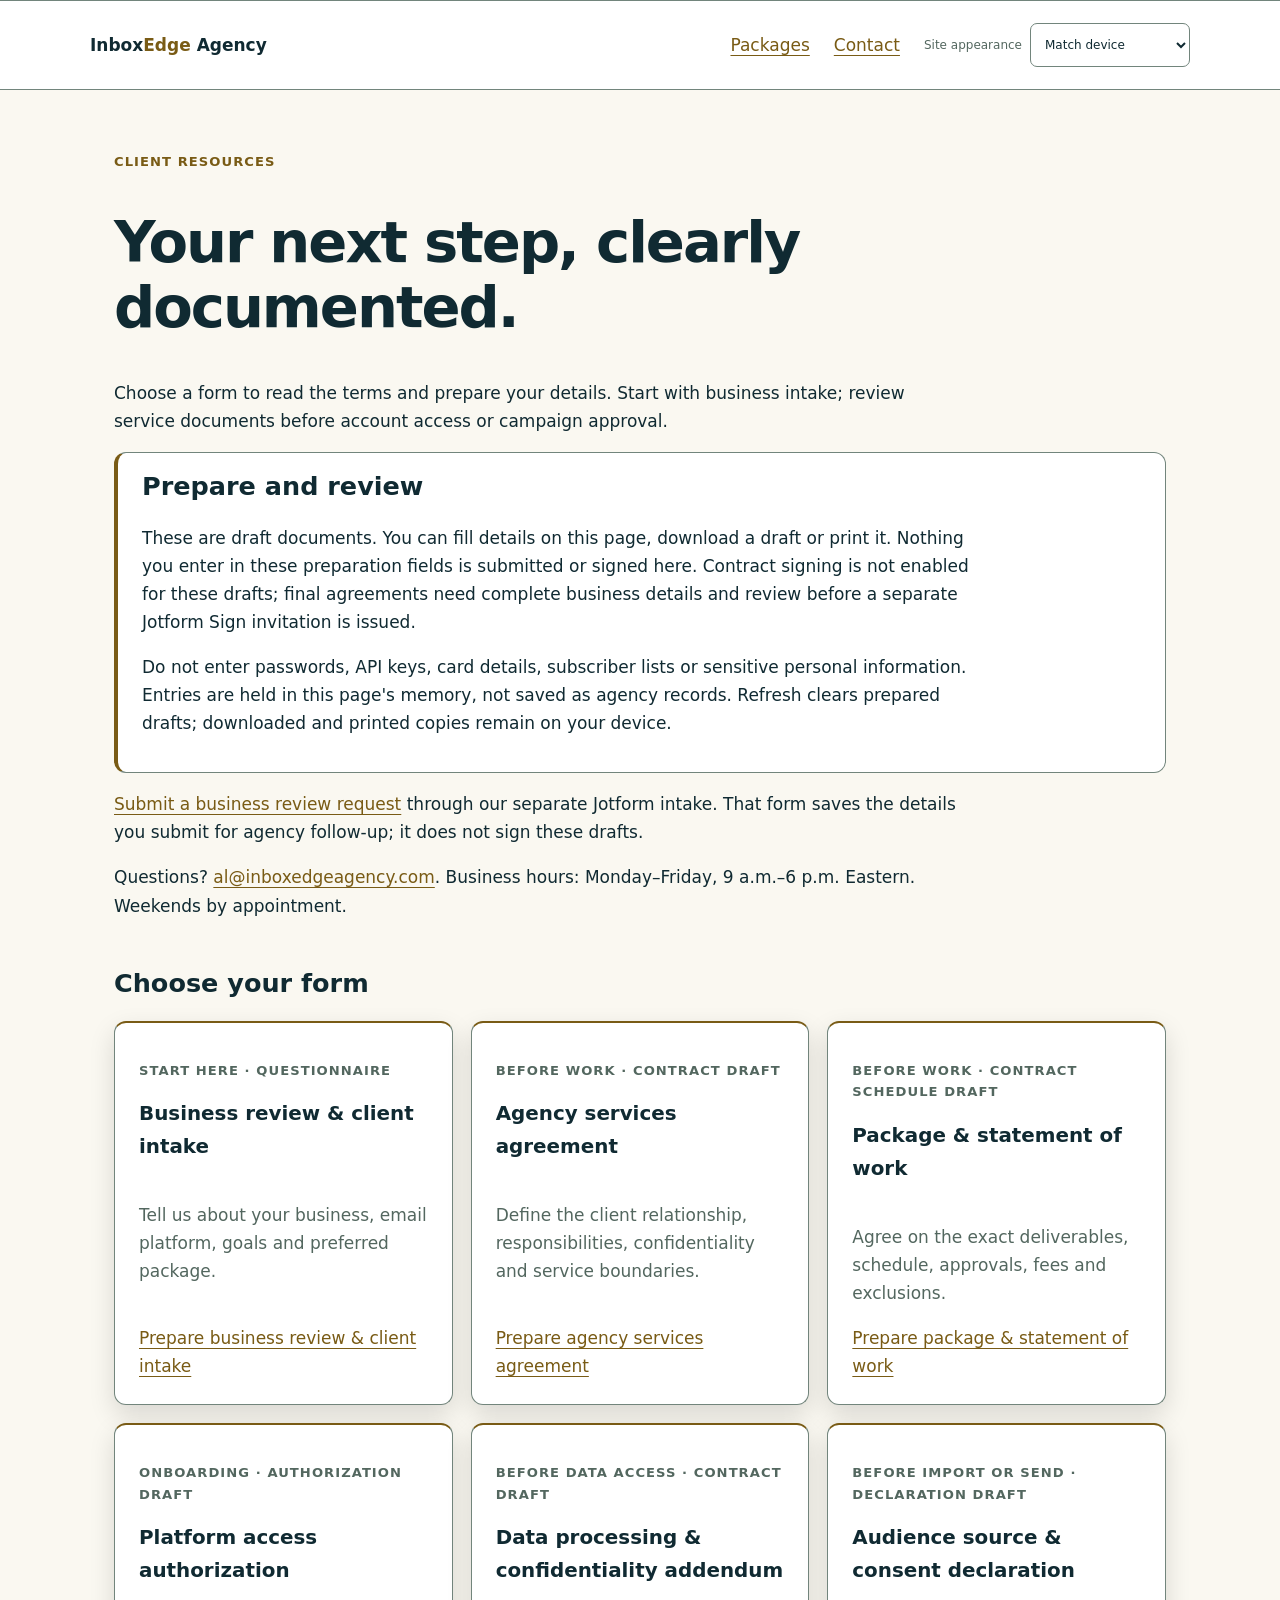
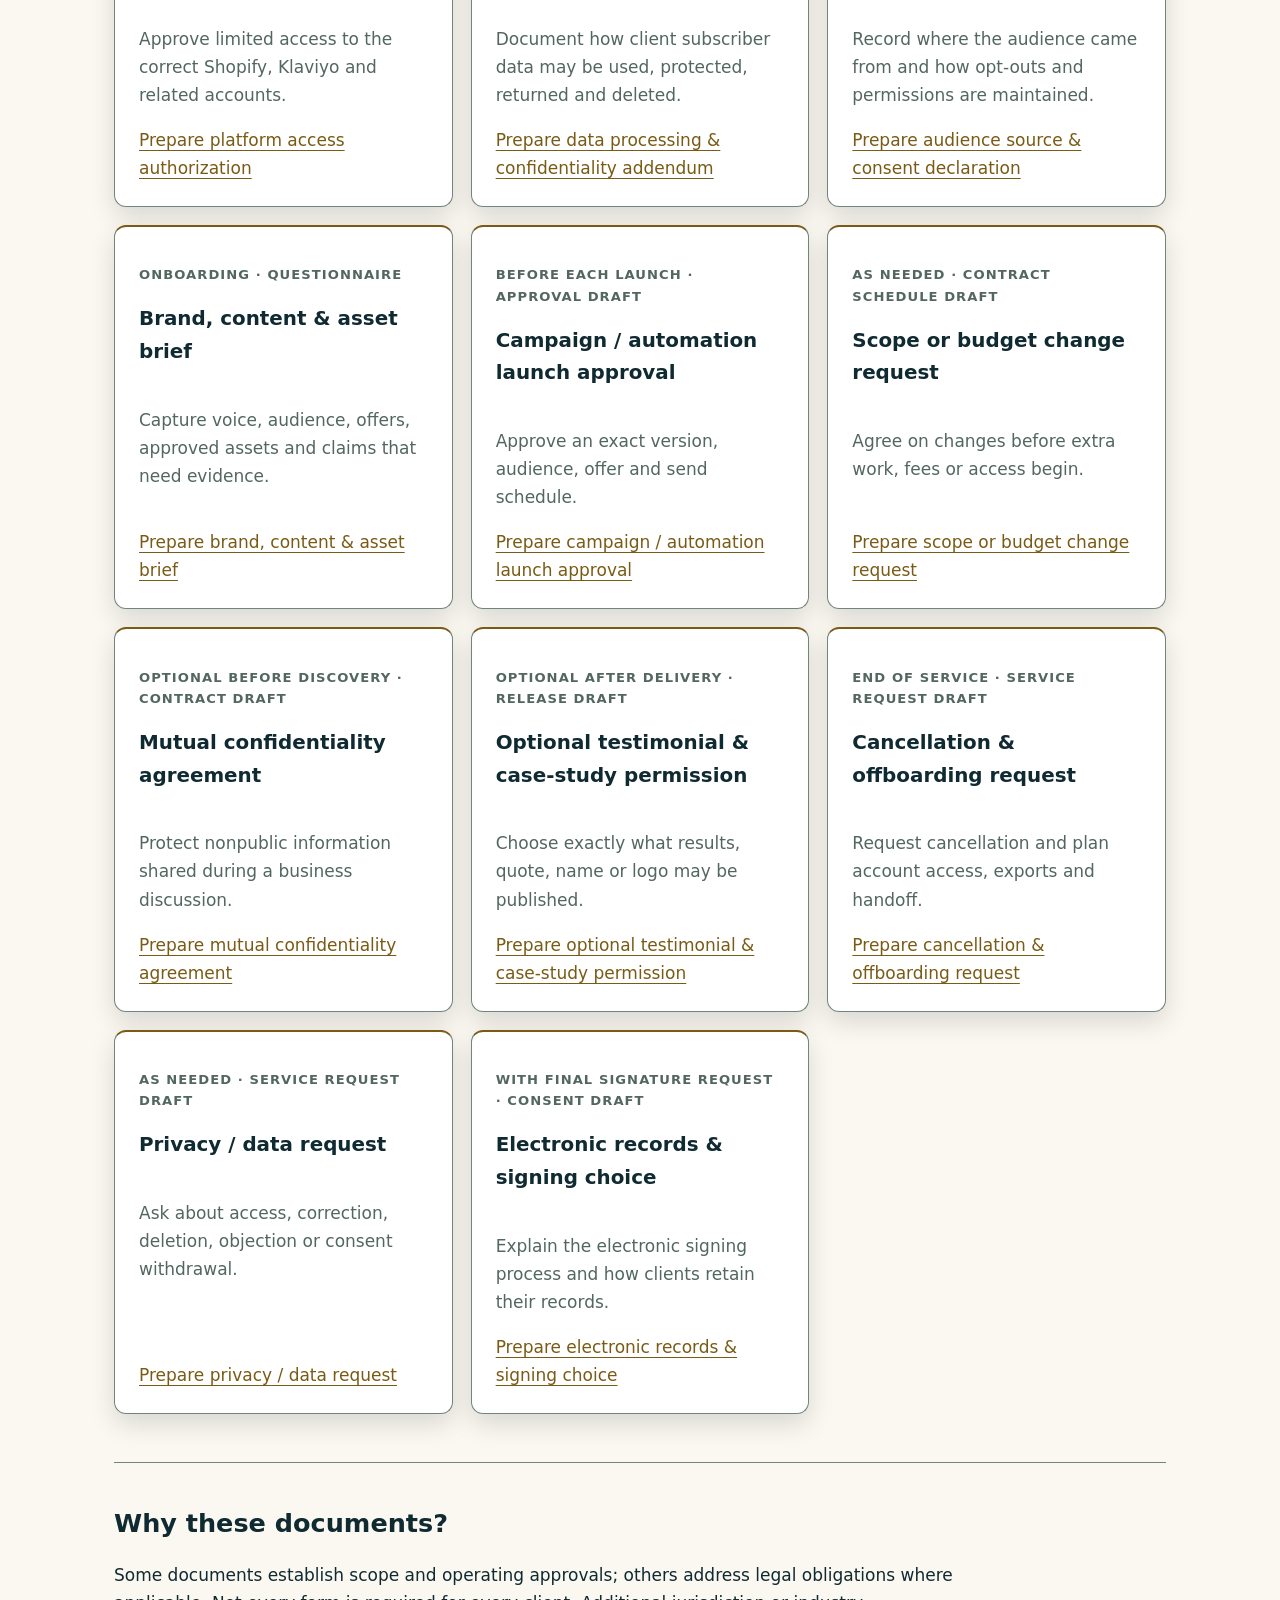
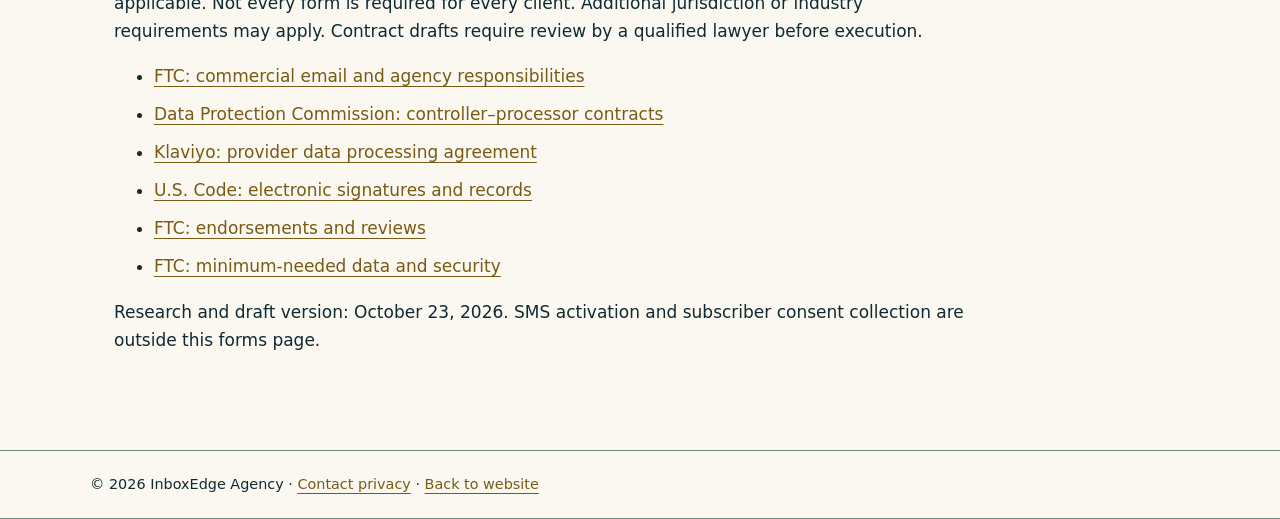
<file: forms/index.html>
<!doctype html>
<html lang="en">
<head><meta charset="utf-8"><meta name="viewport" content="width=device-width,initial-scale=1"><meta name="referrer" content="strict-origin-when-cross-origin">
<title>Client Forms | InboxEdge Agency</title><meta name="description" content="Prepare your InboxEdge client intake, project scope, access instructions and service documents.">
<link rel="stylesheet" href="/forms/forms.css"><link rel="stylesheet" href="/theme.css"><script src="/theme.js" defer></script><script src="/forms/forms.js" defer></script></head>
<body><a class="skip" href="#main">Skip to forms</a>
<header><nav aria-label="Main navigation"><a class="brand" href="/">Inbox<span>Edge</span> Agency</a><a href="/#services">Packages</a><a href="/#contact">Contact</a><div class="theme-control" hidden><label for="site-view">Site appearance</label><select id="site-view" name="site-view"><option value="system">Match device</option><option value="navy">Navy &amp; Emerald</option><option value="maroon">Maroon &amp; Gold</option><option value="light">Warm Light</option></select></div></nav></header>
<main id="main"><div class="intro"><p class="eyebrow">Client resources</p><h1>Your next step, clearly documented.</h1><p>Choose a form to read the terms and prepare your details. Start with business intake; review service documents before account access or campaign approval.</p>
<aside class="notice"><h2>Prepare and review</h2><p>These are draft documents. You can fill details on this page, download a draft or print it. Nothing you enter in these preparation fields is submitted or signed here. Contract signing is not enabled for these drafts; final agreements need complete business details and review before a separate Jotform Sign invitation is issued.</p><p>Do not enter passwords, API keys, card details, subscriber lists or sensitive personal information. Entries are held in this page's memory, not saved as agency records. Refresh clears prepared drafts; downloaded and printed copies remain on your device.</p></aside>
<p><a href="https://www.jotform.com/262954506255058?package=Free%20business%20review%20or%20undecided">Submit a business review request</a> through our separate Jotform intake. That form saves the details you submit for agency follow-up; it does not sign these drafts.</p>
<p>Questions? <a href="mailto:al@inboxedgeagency.com">al@inboxedgeagency.com</a>. Business hours: Monday–Friday, 9 a.m.–6 p.m. Eastern. Weekends by appointment.</p></div>
<section id="catalog" aria-labelledby="catalog-heading"><h2 id="catalog-heading">Choose your form</h2><div id="cards" class="cards"><p id="loading" role="status">Loading forms…</p></div></section>
<section id="document" hidden aria-labelledby="document-title"><a href="#catalog">← All forms</a><p id="document-meta" class="eyebrow"></p><h2 id="document-title" tabindex="-1"></h2><p id="document-summary"></p><p class="notice">DRAFT • Not submitted • Not signed. Complete agreement details and verified signing are required before execution.</p>
<div id="terms"></div><h3>Prepare your details</h3><p>Fields are optional while preparing a draft. Complete required information in the final approved workflow.</p><div id="fields" class="fields"></div>
<div class="actions"><button id="view-draft" type="button">View / copy completed draft</button><button id="download" type="button" class="secondary">Download draft</button><button id="print" type="button" class="secondary">Print / save as PDF</button><button type="button" disabled>Draft cannot be signed</button></div><div id="draft-output" class="field" hidden><label for="draft-text">Your prepared draft — select and copy to retain a copy</label><textarea id="draft-text" readonly rows="14"></textarea></div><p id="action-status" role="status" aria-live="polite"></p><p>Preparing or downloading does not send your document to InboxEdge. Contact the agency for the final reviewed agreement and a verified signing invitation.</p></section>
<noscript><p>Enable JavaScript to prepare forms. You can also <a href="/forms/catalog.json">read the complete draft document catalog</a> or contact the agency.</p></noscript>
<section class="research"><h2>Why these documents?</h2><p>Some documents establish scope and operating approvals; others address legal obligations where applicable. Not every form is required for every client. Additional jurisdiction or industry requirements may apply. Contract drafts require review by a qualified lawyer before execution.</p><ul>
<li><a href="https://www.ftc.gov/business-guidance/resources/can-spam-act-compliance-guide-business">FTC: commercial email and agency responsibilities</a></li>
<li><a href="https://www.dataprotection.ie/en/dpc-guidance/data-processing-agreements">Data Protection Commission: controller–processor contracts</a></li>
<li><a href="https://www.klaviyo.com/legal/data-processing-agreement">Klaviyo: provider data processing agreement</a></li>
<li><a href="https://uscode.house.gov/view.xhtml?req=granuleid:USC-prelim-title15-section7001&amp;num=0&amp;edition=prelim">U.S. Code: electronic signatures and records</a></li>
<li><a href="https://www.ftc.gov/business-guidance/advertising-marketing/endorsements-influencers-reviews">FTC: endorsements and reviews</a></li>
<li><a href="https://www.ftc.gov/business-guidance/resources/start-security-guide-business">FTC: minimum-needed data and security</a></li></ul><p>Research and draft version: October 23, 2026. SMS activation and subscriber consent collection are outside this forms page.</p></section>
</main><footer>© 2026 InboxEdge Agency · <a href="/#privacy">Contact privacy</a> · <a href="/">Back to website</a></footer></body></html>
</file>
<file: theme.css>
/* Shared presentation preferences. No customer or form data is stored. */
:root[data-view="navy"] {
  color-scheme:dark;
  --bg:#071726;--bg-2:#0b2132;--bg-card:#102c3c;--card:#102c3c;
  --fg:#f5f3eb;--fg-2:#bdcdd0;--fg-3:#b0c3c7;--muted:#bdcdd0;
  --accent:#edc879;--accent-2:#ffe3a5;--border:#69858c;
  --button:#08654f;--button-hover:#07513f;--good:#78e2b7;
  --glow:rgba(26,164,129,.19);--wash:rgba(237,200,121,.055);
}
:root[data-view="maroon"] {
  color-scheme:dark;
  --bg:#210c16;--bg-2:#30111f;--bg-card:#421c2b;--card:#421c2b;
  --fg:#fff4e6;--fg-2:#e1c5cb;--fg-3:#d9b6bf;--muted:#e1c5cb;
  --accent:#f2cc80;--accent-2:#ffe6ad;--border:#a27a86;
  --button:#84324d;--button-hover:#6d253e;--good:#a4e6c4;
  --glow:rgba(190,79,115,.22);--wash:rgba(242,204,128,.075);
}
:root[data-view="light"] {
  color-scheme:light;
  --bg:#faf8f1;--bg-2:#f0f3ed;--bg-card:#fff;--card:#fff;
  --fg:#102a32;--fg-2:#425951;--fg-3:#53675f;--muted:#425951;
  --accent:#795b15;--accent-2:#62490f;--border:#72857c;
  --button:#08654f;--button-hover:#07513f;--good:#08654f;
  --glow:rgba(26,164,129,.12);--wash:rgba(121,91,21,.04);
}
body{background-image:radial-gradient(ellipse at 100% 15%,var(--wash,transparent),transparent 55%);}
.hero{background:radial-gradient(ellipse at 10% 15%,var(--glow),transparent 58%),radial-gradient(ellipse at 95% 95%,var(--wash,transparent),transparent 65%),linear-gradient(145deg,var(--bg-2),var(--bg));}
.hero::before{background:radial-gradient(ellipse,var(--glow),transparent 68%);}
.services-section,.contact-section{background-image:radial-gradient(ellipse at 95% 10%,var(--wash,transparent),transparent 65%),linear-gradient(160deg,var(--bg-2),var(--bg));}
.theme-control{display:flex;align-items:center;gap:8px;flex-wrap:wrap;font:500 .75rem/1.4 system-ui,sans-serif;color:var(--fg-2,var(--muted));}
.theme-control[hidden]{display:none!important;}
.theme-control label{white-space:nowrap;}
.theme-control select{max-width:100%;min-height:44px;padding:8px 30px 8px 10px;border:1px solid var(--border);border-radius:7px;background:var(--bg-card,var(--card));color:var(--fg);font:inherit;cursor:pointer;}
.theme-control select:focus-visible{outline:3px solid var(--accent);outline-offset:3px;}
.nav-inner{height:auto;min-height:76px;flex-wrap:wrap;gap:12px;padding-block:12px;}
.nav-links{gap:18px;}
@media(max-width:900px){.nav-inner>.theme-control{width:100%;justify-content:flex-end;}.theme-control label{white-space:normal;}}
@media(max-width:600px){.nav-inner>.theme-control{justify-content:flex-start;}.theme-control{width:100%;}.theme-control select{flex:1;min-width:0;}section[id],main[id]{scroll-margin-top:220px;}}
@media print{.theme-control{display:none!important;}body{background-image:none;}}
</file>
<file: assistant/assistant.css>
:root{--bg:#071726;--bg-2:#0b2132;--bg-card:#102c3c;--fg:#f5f3eb;--fg-2:#bdcdd0;--accent:#edc879;--accent-2:#ffe3a5;--border:#69858c;--glow:rgba(26,164,129,.19)}
:root{color-scheme:dark;font-family:system-ui,-apple-system,BlinkMacSystemFont,"Segoe UI",sans-serif;background:var(--bg);color:var(--fg);line-height:1.6}
*{box-sizing:border-box}body{margin:0;background:radial-gradient(ellipse at top right,var(--glow) 0,transparent 55%)}main{width:min(100% - 2rem,52rem);margin:0 auto;padding:2rem 0 3rem}a{color:var(--accent);text-underline-offset:.2em}a:hover{color:var(--accent-2)}a:focus-visible,button:focus-visible,textarea:focus-visible{outline:3px solid var(--accent);outline-offset:4px}.brand{font-weight:800;font-size:1.2rem;text-decoration:none}.eyebrow{color:var(--accent);text-transform:uppercase;letter-spacing:.16em;margin:3rem 0 .5rem;font-weight:700;font-size:.85rem}h1{font-size:clamp(2.2rem,6vw,3.5rem);line-height:1.1;margin:.4rem 0 1rem}h2{font-size:1.05rem;margin:0 0 .5rem}.lead{font-size:1.15rem;color:var(--fg-2)}.notice,.panel,.human{border:1px solid var(--border);border-radius:1rem;padding:1.3rem;margin-top:1.5rem;background:var(--bg-card)}.notice p,.human p{margin:.5rem 0}.notice{font-size:.95rem}.panel{background:var(--bg-2)}.examples{display:flex;gap:.6rem;flex-wrap:wrap}button{font:inherit;min-height:44px;border:1px solid var(--accent);border-radius:.65rem;padding:.65rem 1rem;cursor:pointer;background:var(--accent);color:#210c16;font-weight:750}.examples button{background:var(--bg-2);color:var(--accent-2);font-size:.9rem}button:hover{background:var(--accent-2);color:#210c16}button:disabled{opacity:.65;cursor:wait}label{display:block;font-weight:700;margin:1.2rem 0 .5rem}textarea{width:100%;font:inherit;color:#fff;background:var(--bg);border:1px solid var(--border);border-radius:.65rem;padding:.8rem;resize:vertical}#question-help{font-size:.85rem;color:var(--fg-2);margin:.4rem 0 1rem}#status{margin:.6rem 0 0;min-height:1.6em}#conversation:empty{display:none}.message{border-top:1px solid var(--border);margin:1.2rem 0 0;padding-top:.8rem;overflow-wrap:anywhere}.message h2{color:var(--accent)}.message p{white-space:pre-wrap;margin:.3rem 0}.message ul{padding-left:1.3rem}footer{font-size:.85rem;color:var(--fg-2);margin-top:2rem}.skip{position:absolute;left:-9999px}.skip:focus{position:fixed;left:1rem;top:1rem;padding:.7rem;background:var(--bg);z-index:2}@media(prefers-reduced-motion:no-preference){button{transition:background .15s ease}}@media(max-width:480px){.examples button{width:100%}.panel,.notice,.human{padding:1rem}}

.assistant-header{display:flex;align-items:center;justify-content:space-between;gap:1rem;flex-wrap:wrap}.assistant-header label{margin:0}

/* Maintain readable controls in every shared appearance. */
button{background:var(--button,#08654f);color:#fff}button:hover{background:var(--button-hover,#07513f);color:#fff}.examples button{background:var(--bg-2);color:var(--fg)}.examples button:hover{background:var(--bg-card);color:var(--fg)}textarea{color:var(--fg)}
</file>
<file: forms/forms.css>
:root{color-scheme:dark;--bg:#071726;--card:#102c3c;--fg:#f5f3eb;--muted:#b0c3c7;--accent:#edc879;--border:#69858c;--button:#08654f}
*{box-sizing:border-box}html{scroll-padding-top:24px}body{margin:0;background:var(--bg);color:var(--fg);font:17px/1.65 system-ui,sans-serif}a{color:var(--accent);text-underline-offset:4px}header,footer{border-block:1px solid var(--border);padding:22px max(24px,calc((100vw - 1100px)/2))}nav{display:flex;align-items:center;gap:24px;flex-wrap:wrap}.brand{font-weight:800;color:var(--fg);text-decoration:none;margin-right:auto}.brand span{color:var(--accent)}main{max-width:1100px;margin:auto;padding:48px 24px}h1{font-size:clamp(2.1rem,6vw,3.6rem);line-height:1.12;letter-spacing:-.035em;max-width:800px}h2{line-height:1.25}p{max-width:850px}.eyebrow{color:var(--accent);font-size:.82rem;text-transform:uppercase;letter-spacing:.08em;font-weight:700}.notice{background:var(--card);border:1px solid var(--border);border-left:4px solid var(--accent);padding:18px 24px;border-radius:8px}.notice h2{margin-top:0}section{margin-block:48px}.cards{display:grid;grid-template-columns:repeat(auto-fit,minmax(min(100%,290px),1fr));gap:18px}.card{background:var(--card);padding:24px;border:1px solid var(--border);border-radius:12px;display:flex;flex-direction:column;align-items:flex-start}.card h3{margin-top:4px}.card p{color:var(--muted)}.card a{margin-top:auto}.fields{display:grid;grid-template-columns:minmax(0,1fr);gap:20px}.field label{display:block;font-weight:650}.field input,.field textarea{display:block;width:100%;background:var(--card);color:var(--fg);border:1px solid var(--muted);border-radius:6px;padding:12px;font:inherit}.field textarea{min-height:100px;resize:vertical}.actions{display:flex;flex-wrap:wrap;gap:12px;margin-block:24px}button{font:inherit;background:var(--button);color:#fff;border:1px solid var(--accent);border-radius:6px;padding:12px 18px;cursor:pointer}button.secondary{background:var(--card)}button:disabled{background:var(--card);color:var(--muted);cursor:not-allowed;border-color:var(--border)}:focus-visible{outline:3px solid var(--accent);outline-offset:4px}.skip{position:absolute;top:-100px;left:12px;background:var(--card);padding:12px}.skip:focus{top:12px}.print-value{display:none}#document-title{scroll-margin-top:24px}.research{border-top:1px solid var(--border);padding-top:24px}footer{font-size:.9rem}li{margin-bottom:10px}button,a,input,textarea{overflow-wrap:anywhere}[hidden]{display:none!important}
@media(prefers-color-scheme:light){:root{color-scheme:light;--bg:#faf8f1;--card:#fff;--fg:#102a32;--muted:#53675f;--accent:#795b15;--border:#72857c}}
@media(prefers-reduced-motion:reduce){*{scroll-behavior:auto!important}}
header{background:var(--card)}.card{box-shadow:0 10px 26px #0002;border-top:2px solid var(--accent)}.notice{border-radius:12px}.field input:focus,.field textarea:focus{border-color:var(--accent)}button:not(:disabled):hover{filter:brightness(.94)}button{min-height:48px}@media(max-width:600px){main{padding:32px 20px}.card,.notice{padding:20px}.actions>button{width:100%}}
@media print{body{background:white;color:black;font:11pt/1.5 sans-serif}header,footer,.intro,#catalog,.research,.actions,#action-status,#document>a,#document>p:last-child{display:none!important}main{max-width:none;padding:0}section{margin:0}#document{display:block}a{color:black}input,textarea{display:none!important}.print-value{display:block;white-space:pre-wrap;overflow-wrap:anywhere;border-bottom:1px solid #888;padding:8px 0;min-height:25px}.field{break-inside:avoid;margin-bottom:18px}.notice{background:white;border:1px solid black}h3{break-after:avoid}}
</file>
